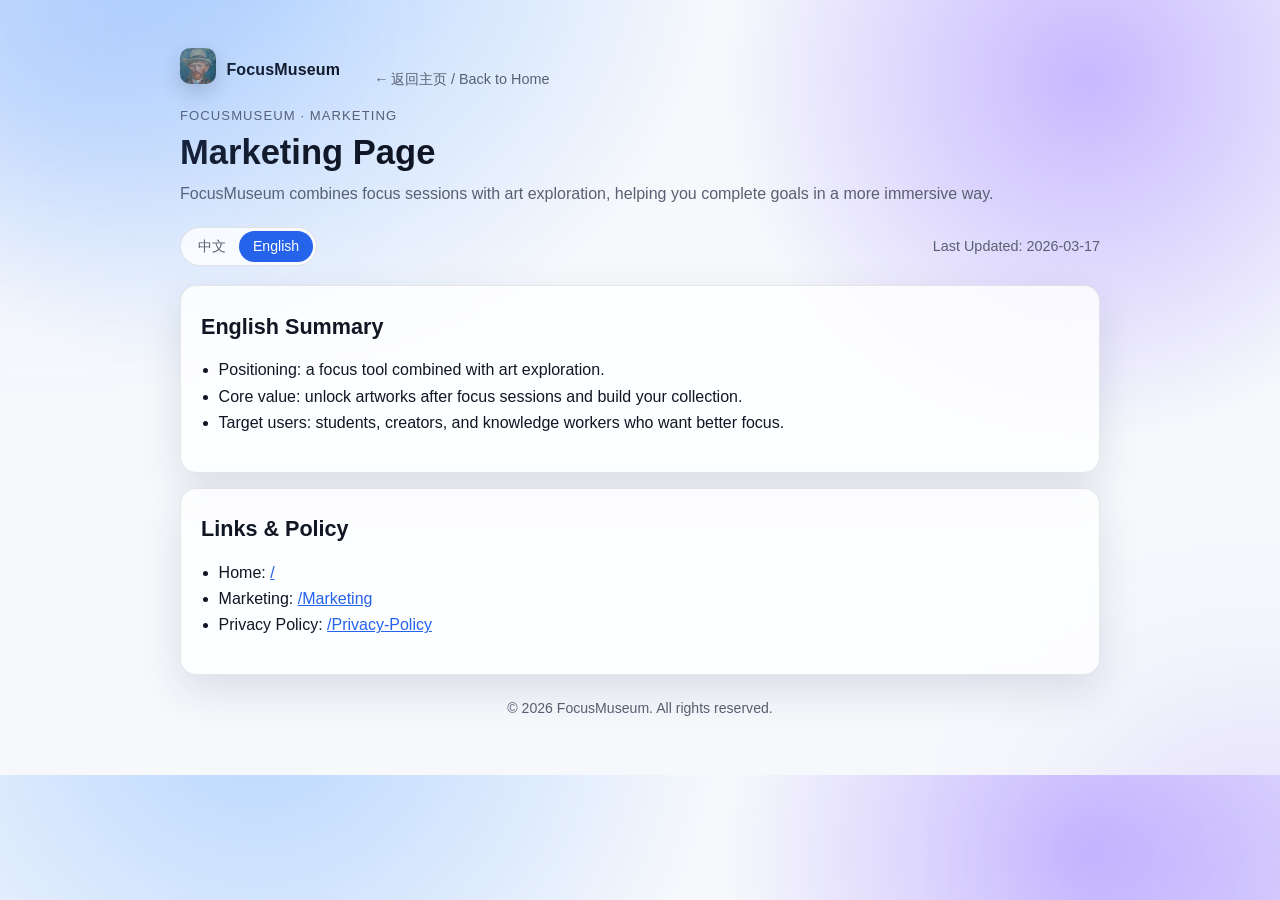
<file: Marketing/index.html>
<!doctype html>
<html lang="zh-CN">
  <head>
    <meta charset="UTF-8" />
    <meta name="viewport" content="width=device-width, initial-scale=1.0" />
    <title>FocusMuseum（注意力博物馆）营销页 | Marketing</title>
    <meta name="description" content="FocusMuseum（注意力博物馆）应用介绍与支持信息。" />
    <link rel="icon" type="image/png" sizes="32x32" href="../assets/favicon-light-32.png" media="(prefers-color-scheme: light)" />
    <link rel="icon" type="image/png" sizes="32x32" href="../assets/favicon-dark-32.png" media="(prefers-color-scheme: dark)" />
    <link rel="icon" type="image/png" sizes="32x32" href="../assets/favicon-light-32.png" />
    <link rel="apple-touch-icon" sizes="180x180" href="../assets/apple-touch-icon.png" />
    <link rel="stylesheet" href="../styles.css" />
  </head>
  <body>
    <div class="bg-orb orb-1" aria-hidden="true"></div>
    <div class="bg-orb orb-2" aria-hidden="true"></div>

    <main class="container">
      <header class="hero">
        <a class="brand brand-home-link" href="../" aria-label="返回主页">
          <picture>
            <source srcset="../assets/attentionmuseum-dark.png" media="(prefers-color-scheme: dark)" />
            <img src="../assets/attentionmuseum-light.png" alt="FocusMuseum App Icon" class="brand-icon" />
          </picture>
          <span class="brand-text">FocusMuseum</span>
        </a>
        <a class="home-link" href="../">返回主页 / Back to Home</a>

        <p class="eyebrow" data-i18n="eyebrow">FocusMuseum · Marketing</p>
        <h1 data-i18n="title">应用介绍</h1>
        <p class="subtitle" data-i18n="subtitle">
          注意力博物馆（FocusMuseum）是一款把专注时长与艺术探索结合在一起的应用，帮助你在沉浸中完成专注目标。
        </p>

        <div class="toolbar">
          <div class="lang-switch" role="tablist" aria-label="Language switch">
            <button id="lang-zh" class="active" type="button" role="tab" aria-selected="true">中文</button>
            <button id="lang-en" type="button" role="tab" aria-selected="false">English</button>
          </div>
          <p class="updated" data-i18n="updated">最后更新：2026-03-17</p>
        </div>
      </header>

      <section class="card" data-lang="zh">
        <h2>中文简介</h2>
        <ul>
          <li>产品定位：专注工具 + 艺术探索。</li>
          <li>核心体验：完成专注后解锁艺术作品并沉淀收藏。</li>
          <li>适用人群：希望提升专注效率的学生、创作者与知识工作者。</li>
        </ul>
      </section>

      <section class="card" data-lang="zh">
        <h2>地址与政策</h2>
        <ul>
          <li>主页：<a href="../">/</a></li>
          <li>营销页：<a href="../Marketing/">/Marketing</a></li>
          <li>隐私政策：<a href="../Privacy-Policy/">/Privacy-Policy</a></li>
        </ul>
      </section>

      <section class="card" data-lang="en" hidden>
        <h2>English Summary</h2>
        <ul>
          <li>Positioning: a focus tool combined with art exploration.</li>
          <li>Core value: unlock artworks after focus sessions and build your collection.</li>
          <li>Target users: students, creators, and knowledge workers who want better focus.</li>
        </ul>
      </section>

      <section class="card" data-lang="en" hidden>
        <h2>Links & Policy</h2>
        <ul>
          <li>Home: <a href="../">/</a></li>
          <li>Marketing: <a href="../Marketing/">/Marketing</a></li>
          <li>Privacy Policy: <a href="../Privacy-Policy/">/Privacy-Policy</a></li>
        </ul>
      </section>

      <footer>
        <p>© <span id="year"></span> FocusMuseum. All rights reserved.</p>
      </footer>
    </main>

    <script>
      const zhBtn = document.getElementById("lang-zh");
      const enBtn = document.getElementById("lang-en");
      const sections = document.querySelectorAll("[data-lang]");
      const yearEl = document.getElementById("year");
      const i18nNodes = document.querySelectorAll("[data-i18n]");

      const copy = {
        zh: {
          eyebrow: "FocusMuseum · 营销页",
          title: "应用介绍",
          subtitle: "注意力博物馆（FocusMuseum）是一款把专注时长与艺术探索结合在一起的应用，帮助你在沉浸中完成专注目标。",
          updated: "最后更新：2026-03-17"
        },
        en: {
          eyebrow: "FocusMuseum · Marketing",
          title: "Marketing Page",
          subtitle: "FocusMuseum combines focus sessions with art exploration, helping you complete goals in a more immersive way.",
          updated: "Last Updated: 2026-03-17"
        }
      };

      function setLanguage(lang) {
        for (const section of sections) {
          const visible = section.dataset.lang === lang;
          section.hidden = !visible;
        }

        zhBtn.classList.toggle("active", lang === "zh");
        enBtn.classList.toggle("active", lang === "en");
        zhBtn.setAttribute("aria-selected", String(lang === "zh"));
        enBtn.setAttribute("aria-selected", String(lang === "en"));

        for (const node of i18nNodes) {
          const key = node.dataset.i18n;
          if (copy[lang][key]) {
            node.textContent = copy[lang][key];
          }
        }

        document.documentElement.lang = lang === "zh" ? "zh-CN" : "en";
        localStorage.setItem("focusmuseum_lang", lang);
      }

      zhBtn.addEventListener("click", () => setLanguage("zh"));
      enBtn.addEventListener("click", () => setLanguage("en"));

      const saved = localStorage.getItem("focusmuseum_lang");
      const browserLang = navigator.language.toLowerCase();
      const initialLang = saved || (browserLang.startsWith("zh") ? "zh" : "en");

      setLanguage(initialLang);
      yearEl.textContent = String(new Date().getFullYear());
    </script>
  </body>
</html>
</file>
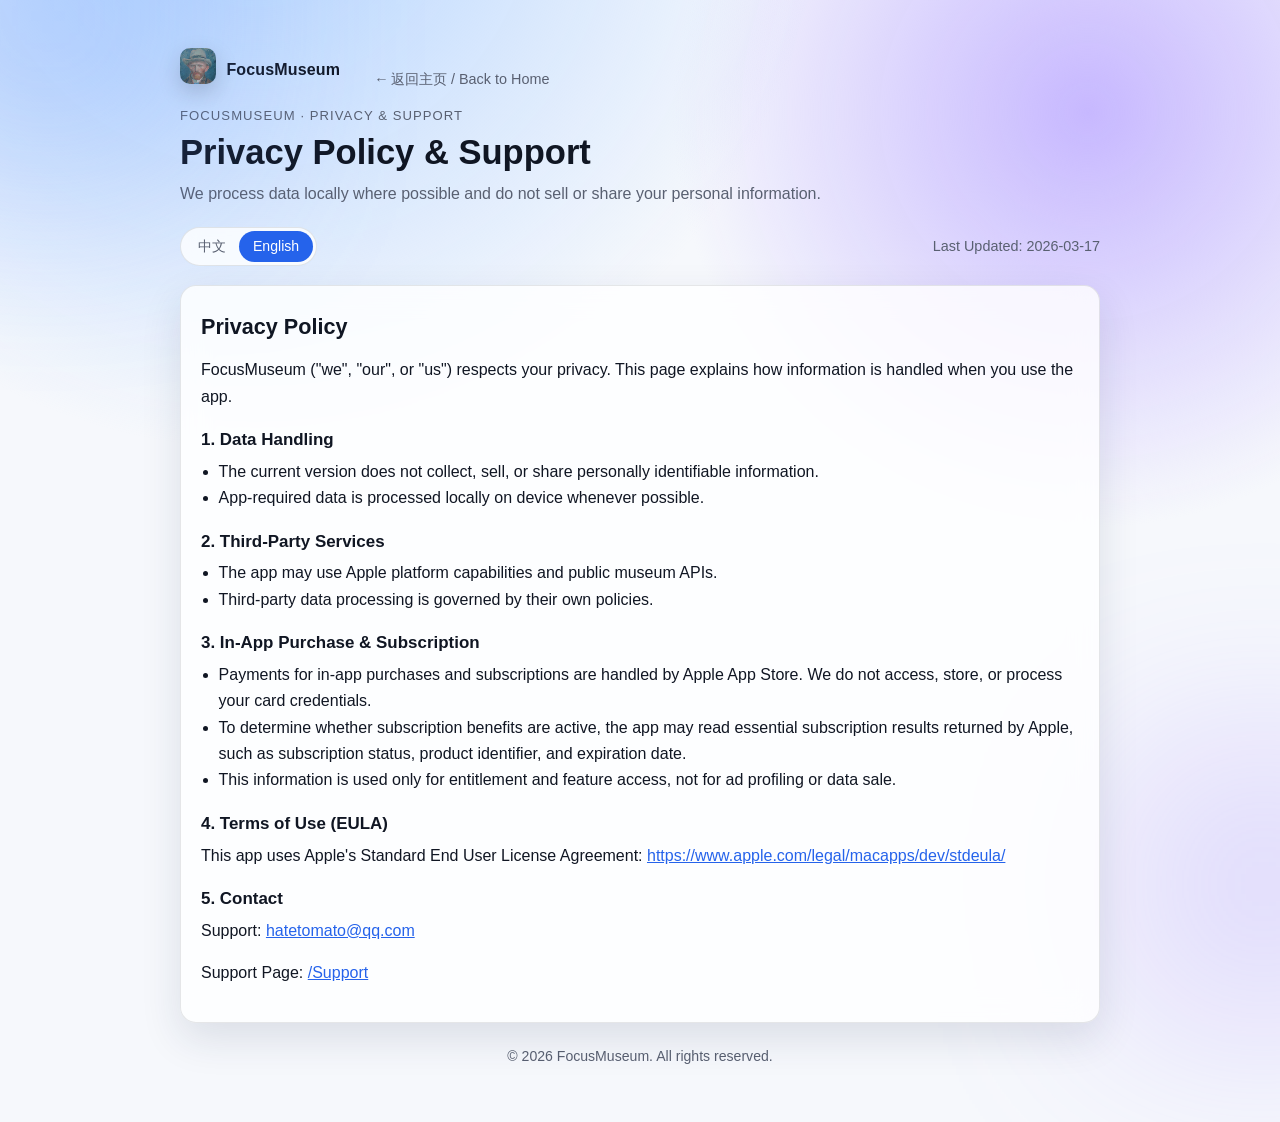
<file: Privacy-Policy/index.html>
<!doctype html>
<html lang="zh-CN">
  <head>
    <meta charset="UTF-8" />
    <meta name="viewport" content="width=device-width, initial-scale=1.0" />
    <title>FocusMuseum（注意力博物馆）隐私政策 | Privacy Policy</title>
    <meta
      name="description"
      content="FocusMuseum（注意力博物馆）隐私政策与技术支持页面。"
    />
    <link rel="icon" type="image/png" sizes="32x32" href="../assets/favicon-light-32.png" media="(prefers-color-scheme: light)" />
    <link rel="icon" type="image/png" sizes="32x32" href="../assets/favicon-dark-32.png" media="(prefers-color-scheme: dark)" />
    <link rel="icon" type="image/png" sizes="32x32" href="../assets/favicon-light-32.png" />
    <link rel="apple-touch-icon" sizes="180x180" href="../assets/apple-touch-icon.png" />
    <link rel="stylesheet" href="../styles.css" />
  </head>
  <body>
    <div class="bg-orb orb-1" aria-hidden="true"></div>
    <div class="bg-orb orb-2" aria-hidden="true"></div>

    <main class="container">
      <header class="hero">
        <a class="brand brand-home-link" href="../" aria-label="返回主页">
          <picture>
            <source srcset="../assets/attentionmuseum-dark.png" media="(prefers-color-scheme: dark)" />
            <img src="../assets/attentionmuseum-light.png" alt="FocusMuseum App Icon" class="brand-icon" />
          </picture>
          <span class="brand-text">FocusMuseum</span>
        </a>
        <a class="home-link" href="../">返回主页 / Back to Home</a>
        <p class="eyebrow" data-i18n="eyebrow">FocusMuseum · Privacy & Support</p>
        <h1 data-i18n="title">隐私政策与技术支持</h1>
        <p class="subtitle" data-i18n="subtitle">
          我们尽量在你的设备本地处理数据，不出售或共享你的个人信息。
        </p>
        <div class="toolbar">
          <div class="lang-switch" role="tablist" aria-label="Language switch">
            <button id="lang-zh" class="active" type="button" role="tab" aria-selected="true">中文</button>
            <button id="lang-en" type="button" role="tab" aria-selected="false">English</button>
          </div>
          <p class="updated" data-i18n="updated">最后更新：2026-03-17</p>
        </div>
      </header>

      <section class="card" data-lang="zh">
        <h2>隐私政策</h2>
        <p>
          注意力博物馆（FocusMuseum，以下简称“我们”）重视你的隐私。本页面说明我们在你使用应用时如何处理相关信息。
        </p>

        <h3>1. 收集的数据</h3>
        <ul>
          <li>当前版本不收集、不出售、不共享可识别个人身份的信息。</li>
          <li>应用运行所需的信息优先在设备本地处理。</li>
        </ul>

        <h3>2. 第三方服务</h3>
        <ul>
          <li>应用可能使用 Apple 官方能力与公开博物馆数据接口提供内容服务。</li>
          <li>第三方服务的数据处理行为遵循其各自的隐私政策。</li>
        </ul>

        <h3>3. 内购与订阅（In-App Purchase / Subscription）</h3>
        <ul>
          <li>应用内购与订阅支付由 Apple App Store 完成，我们不接触、存储或处理你的银行卡号等支付凭据。</li>
          <li>为判断订阅权益是否生效，应用会读取 Apple 返回的必要订阅结果（例如订阅状态、产品标识、到期时间）。</li>
          <li>上述信息仅用于功能解锁与状态展示，不用于广告画像或向第三方出售。</li>
        </ul>

        <h3>4. 服务条款（EULA）</h3>
        <p>
          本应用使用 Apple 标准终端用户许可协议：
          <a href="https://www.apple.com/legal/macapps/dev/stdeula/" target="_blank" rel="noreferrer">https://www.apple.com/legal/macapps/dev/stdeula/</a>
        </p>

        <h3>5. 联系方式</h3>
        <p>
          反馈与支持：<a href="mailto:hatetomato@qq.com">hatetomato@qq.com</a>
        </p>
        <p>
          支持页面：<a href="../Support/">/Support</a>
        </p>
      </section>

      <section class="card" data-lang="en" hidden>
        <h2>Privacy Policy</h2>
        <p>
          FocusMuseum ("we", "our", or "us") respects your privacy. This page explains how information is handled when you use the app.
        </p>

        <h3>1. Data Handling</h3>
        <ul>
          <li>The current version does not collect, sell, or share personally identifiable information.</li>
          <li>App-required data is processed locally on device whenever possible.</li>
        </ul>

        <h3>2. Third-Party Services</h3>
        <ul>
          <li>The app may use Apple platform capabilities and public museum APIs.</li>
          <li>Third-party data processing is governed by their own policies.</li>
        </ul>

        <h3>3. In-App Purchase & Subscription</h3>
        <ul>
          <li>Payments for in-app purchases and subscriptions are handled by Apple App Store. We do not access, store, or process your card credentials.</li>
          <li>To determine whether subscription benefits are active, the app may read essential subscription results returned by Apple, such as subscription status, product identifier, and expiration date.</li>
          <li>This information is used only for entitlement and feature access, not for ad profiling or data sale.</li>
        </ul>

        <h3>4. Terms of Use (EULA)</h3>
        <p>
          This app uses Apple's Standard End User License Agreement:
          <a href="https://www.apple.com/legal/macapps/dev/stdeula/" target="_blank" rel="noreferrer">https://www.apple.com/legal/macapps/dev/stdeula/</a>
        </p>

        <h3>5. Contact</h3>
        <p>
          Support: <a href="mailto:hatetomato@qq.com">hatetomato@qq.com</a>
        </p>
        <p>
          Support Page: <a href="../Support/">/Support</a>
        </p>
      </section>

      <footer>
        <p>© <span id="year"></span> FocusMuseum. All rights reserved.</p>
      </footer>
    </main>

    <script src="../script.js"></script>
  </body>
</html>
</file>
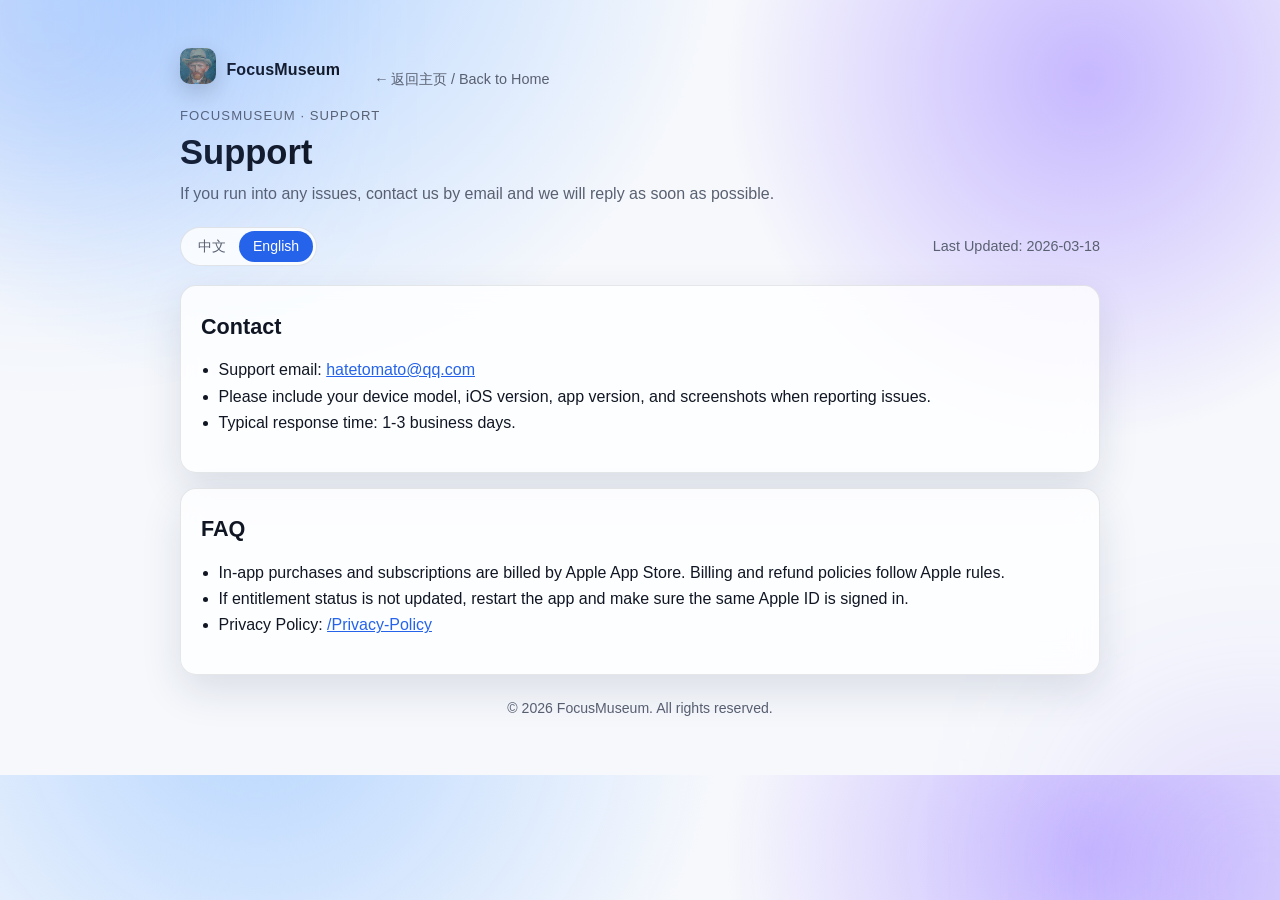
<file: Support/index.html>
<!doctype html>
<html lang="zh-CN">
  <head>
    <meta charset="UTF-8" />
    <meta name="viewport" content="width=device-width, initial-scale=1.0" />
    <title>FocusMuseum（注意力博物馆）技术支持 | Support</title>
    <meta name="description" content="FocusMuseum（注意力博物馆）技术支持与联系信息。" />
    <link rel="icon" type="image/png" sizes="32x32" href="../assets/favicon-light-32.png" media="(prefers-color-scheme: light)" />
    <link rel="icon" type="image/png" sizes="32x32" href="../assets/favicon-dark-32.png" media="(prefers-color-scheme: dark)" />
    <link rel="icon" type="image/png" sizes="32x32" href="../assets/favicon-light-32.png" />
    <link rel="apple-touch-icon" sizes="180x180" href="../assets/apple-touch-icon.png" />
    <link rel="stylesheet" href="../styles.css" />
  </head>
  <body>
    <div class="bg-orb orb-1" aria-hidden="true"></div>
    <div class="bg-orb orb-2" aria-hidden="true"></div>

    <main class="container">
      <header class="hero">
        <a class="brand brand-home-link" href="../" aria-label="返回主页">
          <picture>
            <source srcset="../assets/attentionmuseum-dark.png" media="(prefers-color-scheme: dark)" />
            <img src="../assets/attentionmuseum-light.png" alt="FocusMuseum App Icon" class="brand-icon" />
          </picture>
          <span class="brand-text">FocusMuseum</span>
        </a>
        <a class="home-link" href="../">返回主页 / Back to Home</a>

        <p class="eyebrow" data-i18n="eyebrow">FocusMuseum · Support</p>
        <h1 data-i18n="title">技术支持</h1>
        <p class="subtitle" data-i18n="subtitle">
          如果你在使用应用时遇到问题，可以通过邮件联系我，我会尽快回复。
        </p>

        <div class="toolbar">
          <div class="lang-switch" role="tablist" aria-label="Language switch">
            <button id="lang-zh" class="active" type="button" role="tab" aria-selected="true">中文</button>
            <button id="lang-en" type="button" role="tab" aria-selected="false">English</button>
          </div>
          <p class="updated" data-i18n="updated">最后更新：2026-03-18</p>
        </div>
      </header>

      <section class="card" data-lang="zh">
        <h2>联系方式</h2>
        <ul>
          <li>支持邮箱：<a href="mailto:hatetomato@qq.com">hatetomato@qq.com</a></li>
          <li>建议在邮件中附上设备型号、iOS 版本、应用版本与问题截图。</li>
          <li>一般回复时间：1-3 个工作日。</li>
        </ul>
      </section>

      <section class="card" data-lang="zh">
        <h2>常见问题</h2>
        <ul>
          <li>订阅与内购支付由 Apple App Store 处理，扣费与退款规则以 Apple 为准。</li>
          <li>若订阅状态未更新，请先重启应用并确认 Apple ID 一致。</li>
          <li>隐私政策：<a href="../Privacy-Policy/">/Privacy-Policy</a></li>
        </ul>
      </section>

      <section class="card" data-lang="en" hidden>
        <h2>Contact</h2>
        <ul>
          <li>Support email: <a href="mailto:hatetomato@qq.com">hatetomato@qq.com</a></li>
          <li>Please include your device model, iOS version, app version, and screenshots when reporting issues.</li>
          <li>Typical response time: 1-3 business days.</li>
        </ul>
      </section>

      <section class="card" data-lang="en" hidden>
        <h2>FAQ</h2>
        <ul>
          <li>In-app purchases and subscriptions are billed by Apple App Store. Billing and refund policies follow Apple rules.</li>
          <li>If entitlement status is not updated, restart the app and make sure the same Apple ID is signed in.</li>
          <li>Privacy Policy: <a href="../Privacy-Policy/">/Privacy-Policy</a></li>
        </ul>
      </section>

      <footer>
        <p>© <span id="year"></span> FocusMuseum. All rights reserved.</p>
      </footer>
    </main>

    <script>
      const zhBtn = document.getElementById("lang-zh");
      const enBtn = document.getElementById("lang-en");
      const sections = document.querySelectorAll("[data-lang]");
      const yearEl = document.getElementById("year");
      const i18nNodes = document.querySelectorAll("[data-i18n]");

      const copy = {
        zh: {
          eyebrow: "FocusMuseum · 技术支持",
          title: "技术支持",
          subtitle: "如果你在使用应用时遇到问题，可以通过邮件联系我，我会尽快回复。",
          updated: "最后更新：2026-03-18"
        },
        en: {
          eyebrow: "FocusMuseum · Support",
          title: "Support",
          subtitle: "If you run into any issues, contact us by email and we will reply as soon as possible.",
          updated: "Last Updated: 2026-03-18"
        }
      };

      function setLanguage(lang) {
        for (const section of sections) {
          const visible = section.dataset.lang === lang;
          section.hidden = !visible;
        }

        zhBtn.classList.toggle("active", lang === "zh");
        enBtn.classList.toggle("active", lang === "en");
        zhBtn.setAttribute("aria-selected", String(lang === "zh"));
        enBtn.setAttribute("aria-selected", String(lang === "en"));

        for (const node of i18nNodes) {
          const key = node.dataset.i18n;
          if (copy[lang][key]) {
            node.textContent = copy[lang][key];
          }
        }

        document.documentElement.lang = lang === "zh" ? "zh-CN" : "en";
        localStorage.setItem("focusmuseum_lang", lang);
      }

      zhBtn.addEventListener("click", () => setLanguage("zh"));
      enBtn.addEventListener("click", () => setLanguage("en"));

      const saved = localStorage.getItem("focusmuseum_lang");
      const browserLang = navigator.language.toLowerCase();
      const initialLang = saved || (browserLang.startsWith("zh") ? "zh" : "en");

      setLanguage(initialLang);
      yearEl.textContent = String(new Date().getFullYear());
    </script>
  </body>
</html>
</file>
<file: styles.css>
:root {
  color-scheme: light dark;
  --bg: #f6f8fc;
  --card-bg: rgba(255, 255, 255, 0.8);
  --text: #101623;
  --muted: #596071;
  --line: rgba(16, 22, 35, 0.1);
  --accent: #2563eb;
  --shadow: 0 16px 40px rgba(24, 39, 75, 0.12);
  --brand-icon-size: 2.25rem;
  --brand-gap: 0.65rem;
  --back-arrow-width: 1.05rem;
}

@media (prefers-color-scheme: dark) {
  :root {
    --bg: #0b1020;
    --card-bg: rgba(16, 22, 42, 0.72);
    --text: #e9eefc;
    --muted: #9aa4ba;
    --line: rgba(233, 238, 252, 0.12);
    --accent: #7aa2ff;
    --shadow: 0 16px 40px rgba(0, 0, 0, 0.35);
  }
}

* {
  box-sizing: border-box;
}

html,
body {
  margin: 0;
  padding: 0;
  background: radial-gradient(circle at 20% -10%, #b7d6ff 0%, transparent 35%),
    radial-gradient(circle at 85% 10%, #c7b8ff 0%, transparent 28%), var(--bg);
  color: var(--text);
  font-family: "SF Pro Text", "PingFang SC", "Helvetica Neue", sans-serif;
  line-height: 1.65;
}

.bg-orb {
  position: fixed;
  filter: blur(100px);
  opacity: 0.25;
  pointer-events: none;
}

.orb-1 {
  top: -10rem;
  left: -8rem;
  width: 22rem;
  height: 22rem;
  background: #4f8dff;
}

.orb-2 {
  right: -8rem;
  bottom: -8rem;
  width: 18rem;
  height: 18rem;
  background: #9a7bff;
}

.container {
  width: min(920px, 92vw);
  margin: 0 auto;
  padding: 3rem 0 2.5rem;
}

.hero {
  margin-bottom: 1.2rem;
}

.brand {
  display: inline-flex;
  align-items: center;
  gap: var(--brand-gap);
  margin-bottom: 0.8rem;
}

.brand-icon {
  width: var(--brand-icon-size);
  height: var(--brand-icon-size);
  border-radius: 0.62rem;
  box-shadow: 0 8px 22px rgba(0, 0, 0, 0.18);
}

.brand-text {
  font-size: 1rem;
  font-weight: 700;
  letter-spacing: 0.01em;
}

.brand-home-link {
  text-decoration: none;
  color: inherit;
}

.home-link {
  display: inline-block;
  position: relative;
  margin: 0.15rem 0 0.75rem calc(var(--brand-icon-size) + var(--brand-gap) - var(--back-arrow-width));
  padding-left: var(--back-arrow-width);
  font-size: 0.9rem;
  line-height: 1.2;
  text-decoration: none;
  color: var(--muted);
}

.home-link::before {
  content: "\2190";
  position: absolute;
  left: 0;
  top: 0;
}

.home-link:hover {
  color: var(--text);
}

.eyebrow {
  text-transform: uppercase;
  font-size: 0.82rem;
  letter-spacing: 0.08em;
  color: var(--muted);
  margin: 0;
}

h1 {
  margin: 0.3rem 0 0.5rem;
  font-size: clamp(1.8rem, 2.7vw, 2.7rem);
  line-height: 1.2;
}

.subtitle {
  margin: 0;
  color: var(--muted);
}

.toolbar {
  margin-top: 1.2rem;
  display: flex;
  flex-wrap: wrap;
  justify-content: space-between;
  align-items: center;
  gap: 0.75rem;
}

.lang-switch {
  display: inline-flex;
  border: 1px solid var(--line);
  border-radius: 999px;
  padding: 0.2rem;
  background: var(--card-bg);
  backdrop-filter: saturate(140%) blur(10px);
}

.lang-switch button {
  border: 0;
  background: transparent;
  color: var(--muted);
  padding: 0.38rem 0.85rem;
  border-radius: 999px;
  cursor: pointer;
  font-size: 0.88rem;
}

.lang-switch button.active {
  background: var(--accent);
  color: #fff;
}

.updated {
  color: var(--muted);
  margin: 0;
  font-size: 0.9rem;
}

.card {
  background: var(--card-bg);
  backdrop-filter: saturate(150%) blur(14px);
  border: 1px solid var(--line);
  border-radius: 16px;
  box-shadow: var(--shadow);
  padding: 1.2rem 1.25rem;
  margin: 0.95rem 0;
}

h2 {
  font-size: 1.35rem;
  margin: 0.2rem 0 0.8rem;
}

h3 {
  margin-top: 1rem;
  margin-bottom: 0.3rem;
  font-size: 1.06rem;
}

p,
ul {
  margin-top: 0;
}

ul {
  padding-left: 1.1rem;
}

a {
  color: var(--accent);
}

footer {
  margin-top: 1.4rem;
  color: var(--muted);
  font-size: 0.88rem;
  text-align: center;
}

.version {
  margin: 0.2rem 0 0;
  opacity: 0.9;
}

@media (max-width: 640px) {
  .container {
    padding-top: 1.8rem;
  }

  .card {
    border-radius: 14px;
    padding: 1rem;
  }
}
</file>
